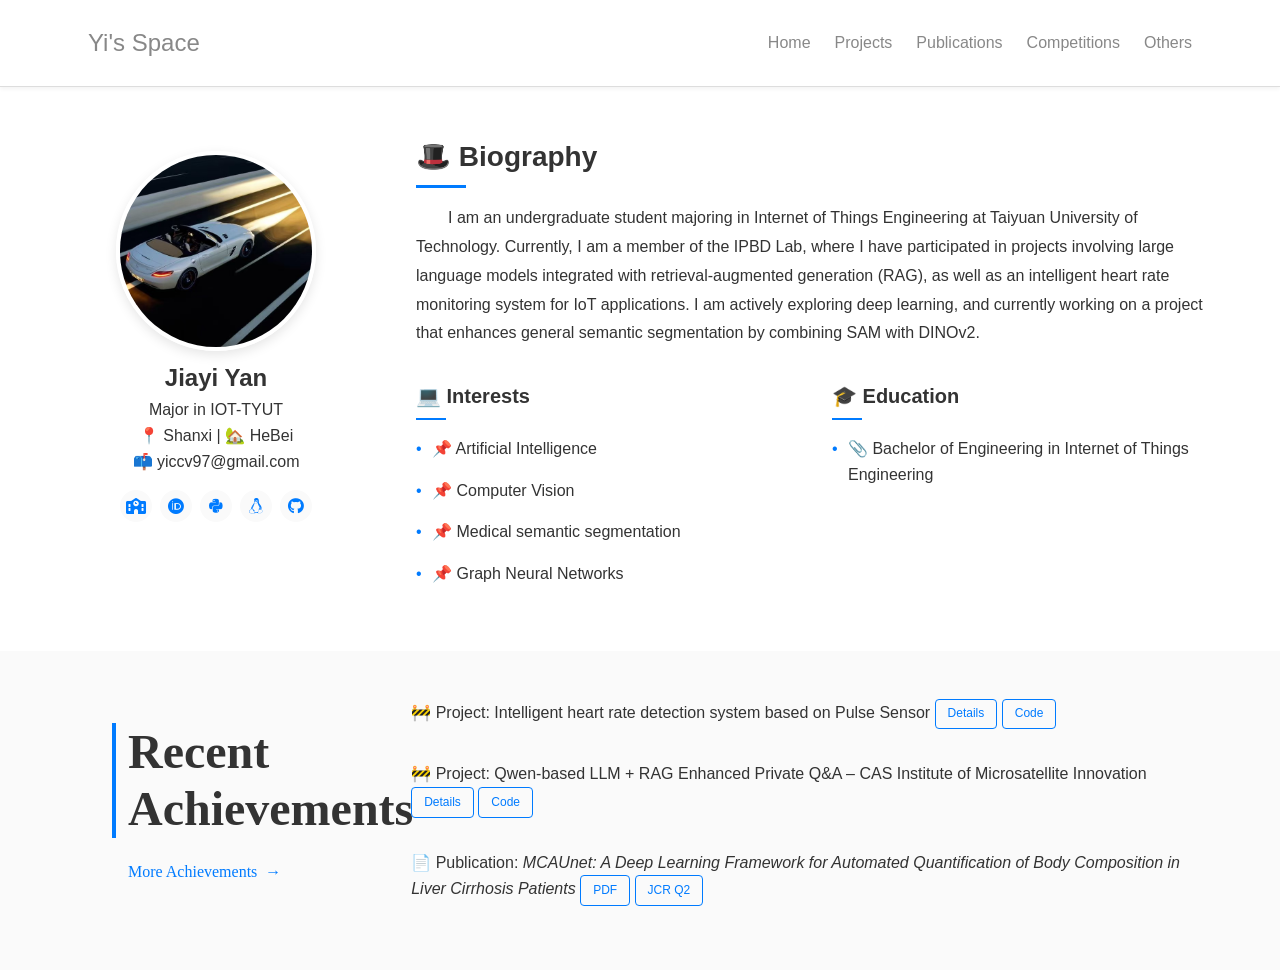
<file: index.html>
<!DOCTYPE html>
<html lang="en">
<head>
  <meta charset="UTF-8">
  <title>Jiayi Yan - Personal Profile</title>
  <link rel="stylesheet" href="style.css">
  <link rel="stylesheet" href="https://cdnjs.cloudflare.com/ajax/libs/font-awesome/6.5.0/css/all.min.css">
</head>
<body>

  <header class="header">
    <div class="container header-container">
      <h1>Yi's Space</h1>
      <nav class="nav">
        <a href="index.html">Home</a>
        <a href="projects.html">Projects</a>
        <a href="publications.html">Publications</a>
        <a href="competitions.html">Competitions</a>
        <a href="others.html">Others</a>
      </nav>
    </div>
  </header>


  <section class="profile">
    <div class="container profile-container">

      <!-- 左侧头像 -->
      <div class="avatar">
        <img src="imgs/a.jpg" alt="Profile Picture">
        <h2>Jiayi Yan</h2>
        <p>Major in IOT-TYUT<br>📍 Shanxi | 🏡 HeBei <br> 📫 yiccv97@gmail.com</p>
        <div class="social-icons">
          <a href="https://english.tyut.edu.cn/" target="_blank"><i class="fa-solid fa-school"></i></a>
          <a href="https://english.tyut.edu.cn/" target="_blank"><i class="fa-brands fa-orcid"></i></a>
          <a href="#"><i class="fa-brands fa-python"></i></a>
          <a href="#"><i class="fa-brands fa-linux"></i></a>
          <a href="https://github.com/8-8-o-8-8" target="_blank"><i class="fab fa-github"></i></a>
        </div>
      </div>

      <!-- 右侧简介 -->
      <div class="bio">
        <h2>🎩 Biography</h2>
        <p>
          I am an undergraduate student majoring in Internet of Things Engineering at Taiyuan University of Technology. Currently, I am a member of the IPBD Lab, where I have participated in projects involving large language models integrated with retrieval-augmented generation (RAG), as well as an intelligent heart rate monitoring system for IoT applications. I am actively exploring deep learning, and currently working on a project that enhances general semantic segmentation by combining SAM with DINOv2.
        </p>
        <div class="columns">
          <div class="interests">
            <h3>💻 Interests</h3>
            <ul>
              <li>📌 Artificial Intelligence</li>
              <li>📌 Computer Vision</li>
              <li>📌 Medical semantic segmentation</li>
              <li>📌 Graph Neural Networks</li>
            </ul>
          </div>
          <div class="education">
            <h3>🎓 Education</h3>
            <ul>
              <li>📎 Bachelor of Engineering in Internet of Things Engineering</li>

            </ul>
          </div>
        </div>
      </div>

    </div>
  </section>

  <section class="publications">
    <div class="container publications-container">
      <div class="left-side">
        <h2>
          Recent<br>
          Achievements<br>
        </h2>
        <a href="projects.html" class="more">More Achievements</a>
      </div>
      <div class="right-side">
        <ul>
          <li>
            🚧 Project: Intelligent heart rate detection system based on Pulse Sensor
            <span class="btn">Details</span>
            <span class="btn"><a href="https://github.com/Qi2212/PulseSensor_Visual" target="_blank" class="no-underline">Code</a></span>
          </li>
          <li>
            🚧 Project: Qwen-based LLM + RAG Enhanced Private Q&A – CAS Institute of Microsatellite Innovation
            <span class="btn-group">
              <span class="btn">Details</span>
              <span class="btn"><a href="https://github.com/Qi2212/small-satellite-large-model" target="_blank" class="no-underline">Code</a></span>
            </span>
          </li>
          
          <li>
            📄 Publication: <em>MCAUnet: A Deep Learning Framework for Automated Quantification of Body Composition in Liver Cirrhosis Patients</em>
            <span class="btn">PDF</span>
            <span class="btn">JCR Q2</span>
          </li>            
          

        </ul>
      </div>
    </div>
  </section>
  
  

</body>
</html>
</file>
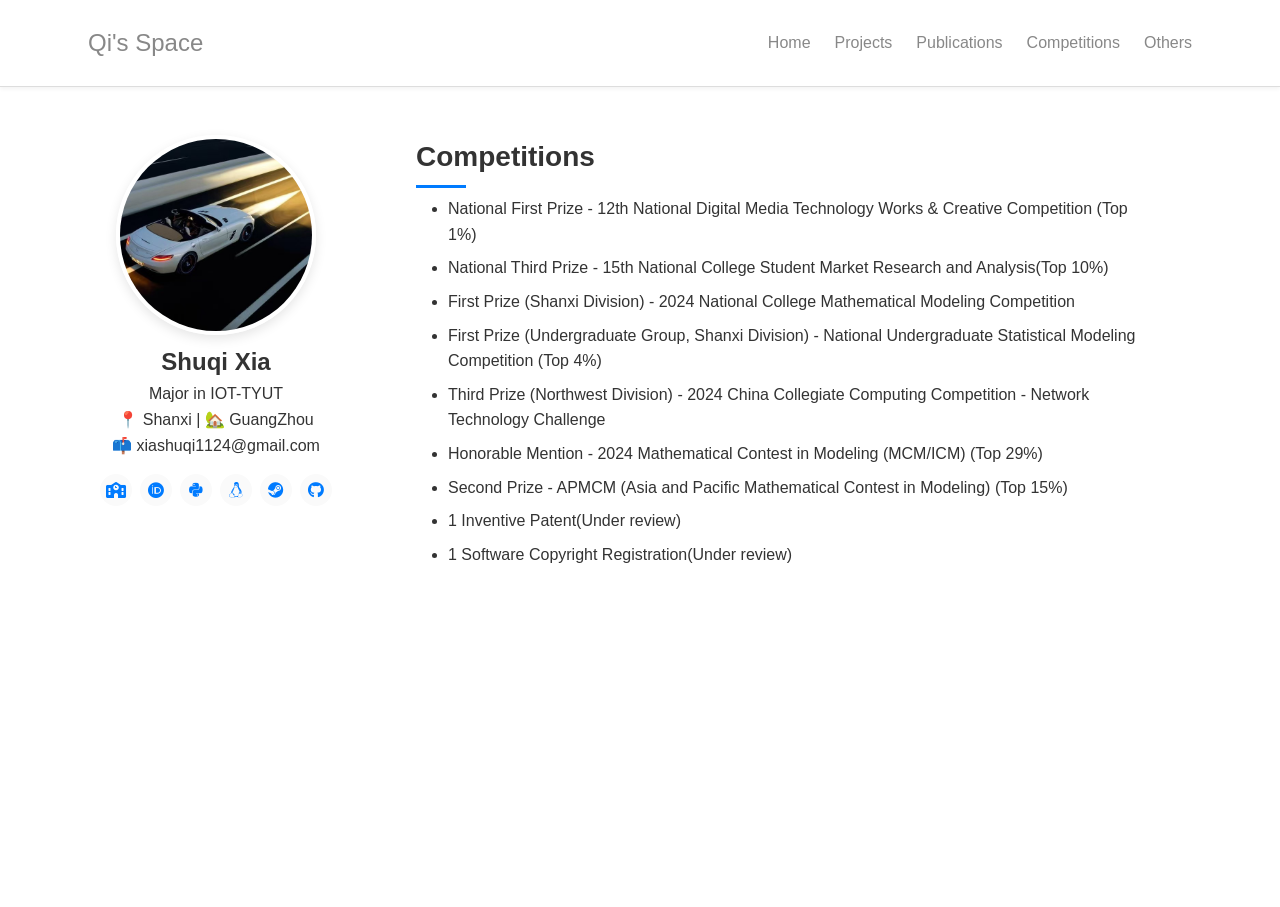
<file: competitions.html>
<!DOCTYPE html>
<html lang="en">
<head>
  <meta charset="UTF-8">
  <title>Shuqi Xia - Personal Profile</title>
  <link rel="stylesheet" href="comp.css">
  <link rel="stylesheet" href="https://cdnjs.cloudflare.com/ajax/libs/font-awesome/6.5.0/css/all.min.css">
</head>
<body>

  <!-- 顶部导航 -->
  <header class="header">
    <div class="container header-container">
      <h1>Qi's Space</h1>
      <nav class="nav">
        <a href="index.html">Home</a>
        <a href="projects.html">Projects</a>
        <a href="publications.html">Publications</a>
        <a href="competitions.html">Competitions</a>
        <a href="others.html">Others</a>
      </nav>
    </div>
  </header>

  <!-- 主体内容 -->
  <section class="profile">
    <div class="container profile-container">

      <!-- 左侧头像区域 -->
      <div class="avatar">
        <img src="imgs/a.jpg" alt="Profile Picture">
        <h2>Shuqi Xia</h2>
        <p>Major in IOT-TYUT<br>📍 Shanxi | 🏡 GuangZhou <br> 📫 xiashuqi1124@gmail.com</p>
        <div class="social-icons">
          <a href="https://english.tyut.edu.cn/" target="_blank"><i class="fa-solid fa-school"></i></a>
          <a href="https://english.tyut.edu.cn/" target="_blank"><i class="fa-brands fa-orcid"></i></a>
          <a href="#"><i class="fa-brands fa-python"></i></a>
          <a href="#"><i class="fa-brands fa-linux"></i></a>
          <a href="https://steamcommunity.com/profiles/76561198974610457/"><i class="fa-brands fa-steam"></i></a>
          <a href="https://github.com/Qi2212" target="_blank"><i class="fab fa-github"></i></a>
        </div>
      </div>

      <!-- 右侧滚动区域 -->
      <div class="right-scrollable">
        <section id="competitions">
          <h2>Competitions</h2>
          <ul>
            <li>National First Prize - 12th National Digital Media Technology Works & Creative Competition (Top 1%)  </li>
          </ul>
          <ul>
            <li>National Third Prize - 15th National College Student Market Research and Analysis(Top 10%)</li>
          </ul>
          <ul>
            <li>First Prize (Shanxi Division) - 2024 National College Mathematical Modeling Competition</li>
          </ul>
          <ul>
            <li>First Prize (Undergraduate Group, Shanxi Division) - National Undergraduate Statistical Modeling Competition (Top 4%)</li>
          </ul>
          <ul>
            <li>Third Prize (Northwest Division) - 2024 China Collegiate Computing Competition - Network Technology Challenge</li>
          </ul>
          <ul>
            <li>Honorable Mention - 2024 Mathematical Contest in Modeling (MCM/ICM) (Top 29%)</li>
          </ul>
          <ul>
            <li>Second Prize - APMCM (Asia and Pacific Mathematical Contest in Modeling) (Top 15%)</li>
          </ul>
          <ul>
            <li>1 Inventive Patent(Under review)</li>
          </ul>
          <ul>
            <li>1 Software Copyright Registration(Under review)</li>
          </ul>
        </section>


      </div>

    </div>
  </section>

</body>
</html>
</file>
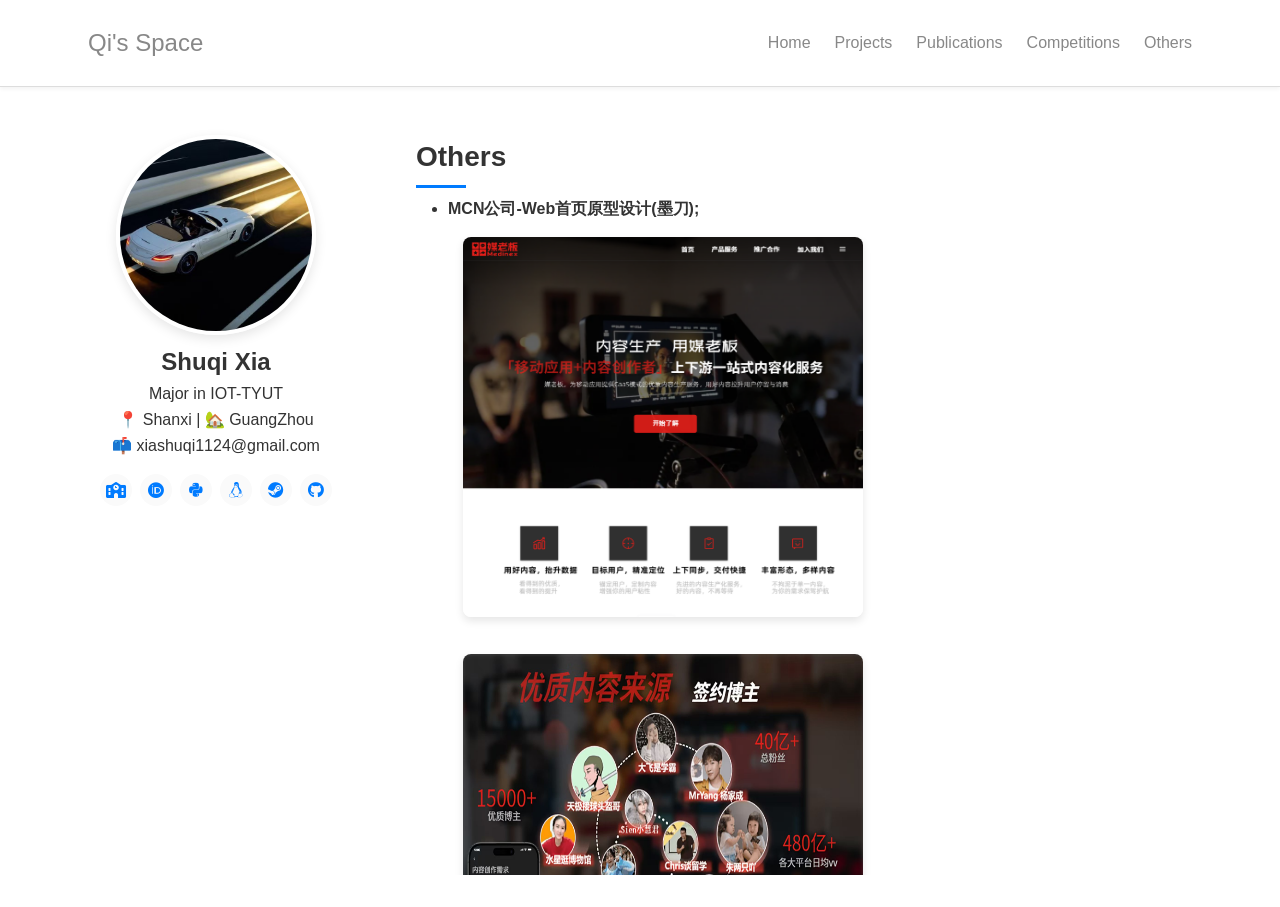
<file: others.html>
<!DOCTYPE html>
<html lang="en">
<head>
  <meta charset="UTF-8">
  <title>Shuqi Xia - Personal Profile</title>
  <link rel="stylesheet" href="others.css">
  <link rel="stylesheet" href="https://cdnjs.cloudflare.com/ajax/libs/font-awesome/6.5.0/css/all.min.css">
</head>
<body>

  <!-- 顶部导航 -->
  <header class="header">
    <div class="container header-container">
      <h1>Qi's Space</h1>
      <nav class="nav">
        <a href="index.html">Home</a>
        <a href="projects.html">Projects</a>
        <a href="publications.html">Publications</a>
        <a href="competitions.html">Competitions</a>
        <a href="others.html">Others</a>
      </nav>
    </div>
  </header>

  <!-- 主体内容 -->
  <section class="profile">
    <div class="container profile-container">

      <!-- 左侧头像区域 -->
      <div class="avatar">
        <img src="imgs/a.jpg" alt="Profile Picture">
        <h2>Shuqi Xia</h2>
        <p>Major in IOT-TYUT<br>📍 Shanxi | 🏡 GuangZhou <br> 📫 xiashuqi1124@gmail.com</p>
        <div class="social-icons">
          <a href="https://english.tyut.edu.cn/" target="_blank"><i class="fa-solid fa-school"></i></a>
          <a href="https://english.tyut.edu.cn/" target="_blank"><i class="fa-brands fa-orcid"></i></a>
          <a href="#"><i class="fa-brands fa-python"></i></a>
          <a href="#"><i class="fa-brands fa-linux"></i></a>
          <a href="https://steamcommunity.com/profiles/76561198974610457/"><i class="fa-brands fa-steam"></i></a>
          <a href="https://github.com/Qi2212" target="_blank"><i class="fab fa-github"></i></a>
        </div>
      </div>

      <!-- 右侧滚动区域 -->
      <div class="right-scrollable">
        <section id="others">
          <h2>Others</h2>
          <ul>
            <li>
              <a href="#" class="project-link" target="_blank">
                MCN公司-Web首页原型设计(墨刀);
              </a>
              <div class="project-description">   
              </div>
              <img src="imgs/others/inedx1.png" alt="Project Image" class="project-image1" />
              <img src="imgs/others/index2.jpg" alt="Project Image" class="project-image1" />

            </li>
          </ul>
          <ul>
            <li>
              <a href="#" class="project-link" target="_blank">
                Studio-乐高moc设计;
              </a>
              <div class="project-description">   
              </div>
              <img src="imgs/others/lego1.jpg" alt="Project Image" class="project-image3" />
            </li>
          </ul>
        </section>
      </div>

    </div>
  </section>

</body>
</html>
</file>
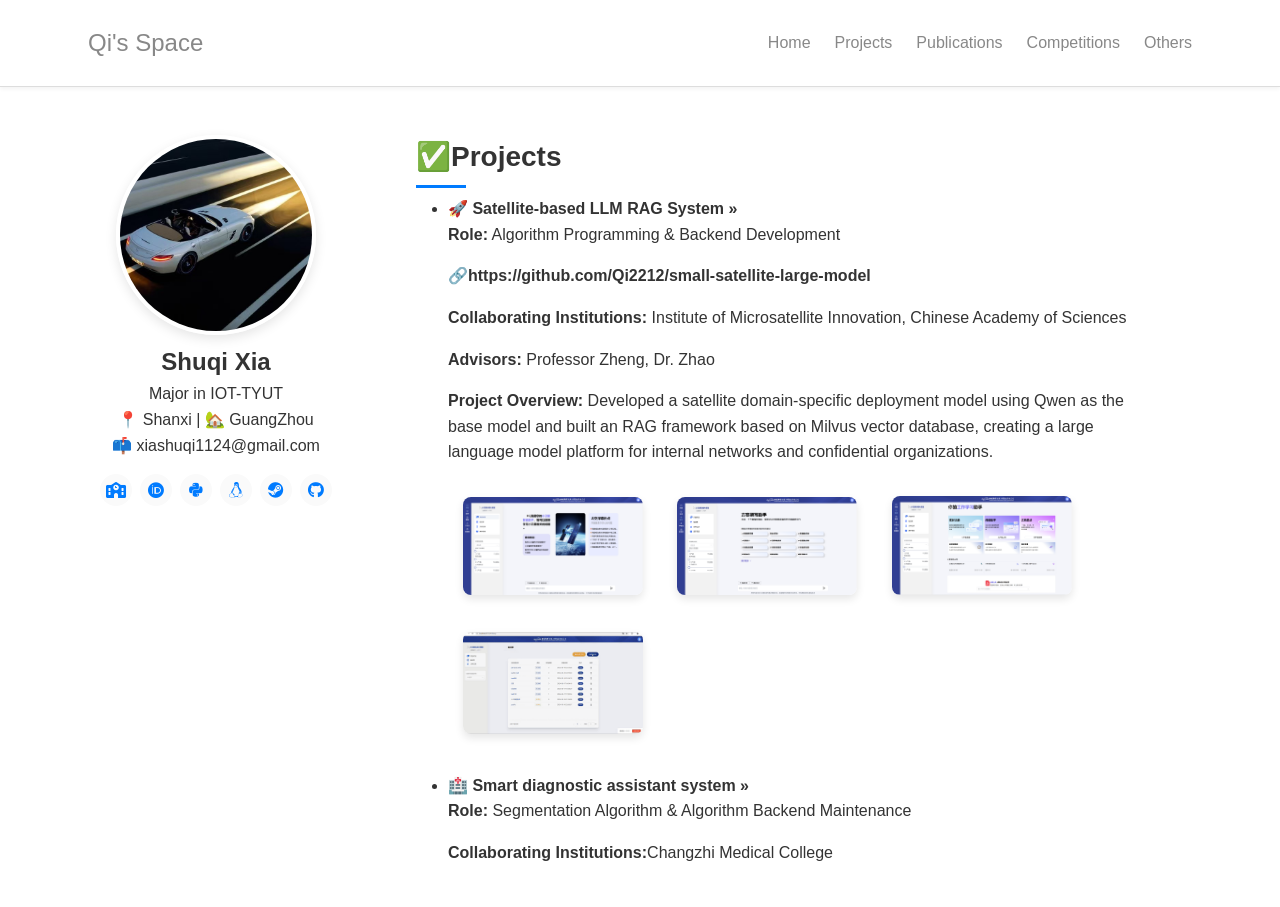
<file: projects.html>
<!DOCTYPE html>
<html lang="en">
<head>
  <meta charset="UTF-8">
  <title>Shuqi Xia - Personal Profile</title>
  <link rel="stylesheet" href="proj.css">
  <link rel="stylesheet" href="https://cdnjs.cloudflare.com/ajax/libs/font-awesome/6.5.0/css/all.min.css">
</head>
<body>

  <!-- 顶部导航 -->
  <header class="header">
    <div class="container header-container">
      <h1>Qi's Space</h1>
      <nav class="nav">
        <a href="index.html">Home</a>
        <a href="projects.html">Projects</a>
        <a href="publications.html">Publications</a>
        <a href="competitions.html">Competitions</a>
        <a href="others.html">Others</a>
      </nav>
    </div>
  </header>

  <!-- 主体内容 -->
  <section class="profile">
    <div class="container profile-container">

      <!-- 左侧头像区域 -->
      <div class="avatar">
        <img src="imgs/a.jpg" alt="Profile Picture">
        <h2>Shuqi Xia</h2>
        <p>Major in IOT-TYUT<br>📍 Shanxi | 🏡 GuangZhou <br> 📫 xiashuqi1124@gmail.com</p>
        <div class="social-icons">
          <a href="https://english.tyut.edu.cn/" target="_blank"><i class="fa-solid fa-school"></i></a>
          <a href="https://english.tyut.edu.cn/" target="_blank"><i class="fa-brands fa-orcid"></i></a>
          <a href="#"><i class="fa-brands fa-python"></i></a>
          <a href="#"><i class="fa-brands fa-linux"></i></a>
          <a href="https://steamcommunity.com/profiles/76561198974610457/"><i class="fa-brands fa-steam"></i></a>
          <a href="https://github.com/Qi2212" target="_blank"><i class="fab fa-github"></i></a>
        </div>
      </div>

      <!-- 右侧滚动区域 -->
      <div class="right-scrollable">
        <section id="projects">
          <h2>✅Projects</h2>
          <ul>
            <li>
              <a href="#" class="project-link" target="_blank">
                🚀 Satellite-based LLM RAG System &raquo;
              </a>
              <div class="project-description">
                <p><strong>Role:</strong> Algorithm Programming & Backend Development</p>
                <p>🔗<a href="https://github.com/Qi2212/small-satellite-large-model" class="project-link" target="_blank">https://github.com/Qi2212/small-satellite-large-model</a></p>
                <p><strong>Collaborating Institutions:</strong> Institute of Microsatellite Innovation, Chinese Academy of Sciences</p>
                <p><strong>Advisors:</strong> Professor Zheng, Dr. Zhao</p>
                <p><strong>Project Overview:</strong> Developed a satellite domain-specific deployment model using Qwen as the base model and built an RAG framework based on Milvus vector database, creating a large language model platform for internal networks and confidential organizations.</p>
                
              </div>
              <img src="imgs/project1/p01.png" alt="Project Image" class="project-image" />
              <img src="imgs/project1/p02.png" alt="Project Image" class="project-image" />
              <img src="imgs/project1/p03.png" alt="Project Image" class="project-image" />
              <img src="imgs/project1/run.gif" alt="Project Image" class="project-image" />
            </li>
          
            <li>
              <a href="#" class="project-link" target="_blank">
                🏥 Smart diagnostic assistant system &raquo;
              </a>
              <div class="project-description">
                <p><strong>Role:</strong> Segmentation Algorithm & Algorithm Backend Maintenance</p>
                <p><strong>Collaborating Institutions:</strong>Changzhi Medical College</p>
                <p><strong>Advisors:</strong> Professor Zheng, Dr. Zhao</p>
                <p><strong>Project Overview:</strong> The system integrates a machine learning algorithm for early diabetes screening, body composition segmentation, lung segmentation, and provides disease analysis suggestions through intelligent algorithms, assisting doctors in diagnosis and treatment.</p>
              </div>
              <img src="imgs/project2/p04.png" alt="Project Image" class="project-image" />
              <img src="imgs/project2/p01.png" alt="Project Image" class="project-image" />
              <img src="imgs/project2/p02.png" alt="Project Image" class="project-image" />
              <img src="imgs/project2/part.gif" alt="Project Image" class="project-image" />
            </li>

            <li>
              <a href="#" class="project-link" target="_blank">
                🏥 IoT-Based Intelligent Heart Rate Monitoring System &raquo;
              </a>
              <div class="project-description">
                <p><strong>Role:</strong> LLM Integration & MCPU Serial Communication</p>
                <p>🔗<a href="https://github.com/Qi2212/PulseSensor_Visual" class="project-link" target="_blank">https://github.com/Qi2212/PulseSensor_Visual</a></p>
                <p><strong>Project Overview:</strong> Developed an intelligent heart rate monitoring system using a Pulse Sensor and Arduino R3, featuring an upper computer interface for real-time monitoring, large language model–powered intelligent suggestions, and sensor data acquisition.</p>                
              </div>
              <img src="imgs/project3/p01.png" alt="Project Image" class="project-image" />
              <img src="imgs/project3/run.gif" alt="Project Image" class="project-image" />
              <img src="imgs/project3/p04.png" alt="Project Image" class="project-image" />
              <img src="imgs/project3/p05.png" alt="Project Image" class="project-image" />
            </li>


          </ul>
          
        </section>
        
      </div>

    </div>
  </section>

</body>
</html>
</file>
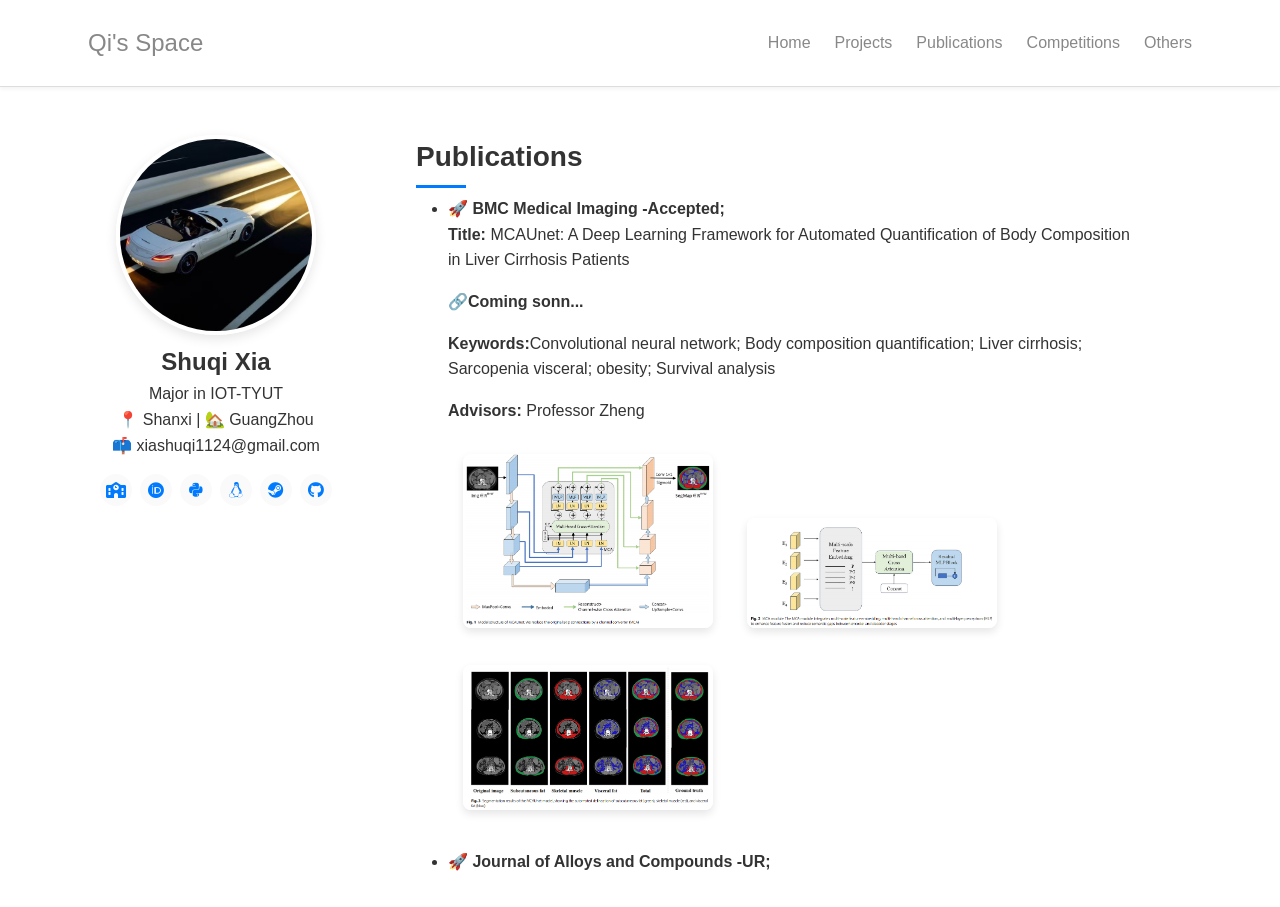
<file: publications.html>
<!DOCTYPE html>
<html lang="en">
<head>
  <meta charset="UTF-8">
  <title>Shuqi Xia - Personal Profile</title>
  <link rel="stylesheet" href="pub.css">
  <link rel="stylesheet" href="https://cdnjs.cloudflare.com/ajax/libs/font-awesome/6.5.0/css/all.min.css">
</head>
<body>

  <!-- 顶部导航 -->
  <header class="header">
    <div class="container header-container">
      <h1>Qi's Space</h1>
      <nav class="nav">
        <a href="index.html">Home</a>
        <a href="projects.html">Projects</a>
        <a href="publications.html">Publications</a>
        <a href="competitions.html">Competitions</a>
        <a href="others.html">Others</a>
      </nav>
    </div>
  </header>

  <!-- 主体内容 -->
  <section class="profile">
    <div class="container profile-container">

      <!-- 左侧头像区域 -->
      <div class="avatar">
        <img src="imgs/a.jpg" alt="Profile Picture">
        <h2>Shuqi Xia</h2>
        <p>Major in IOT-TYUT<br>📍 Shanxi | 🏡 GuangZhou <br> 📫 xiashuqi1124@gmail.com</p>
        <div class="social-icons">
          <a href="https://english.tyut.edu.cn/" target="_blank"><i class="fa-solid fa-school"></i></a>
          <a href="https://english.tyut.edu.cn/" target="_blank"><i class="fa-brands fa-orcid"></i></a>
          <a href="#"><i class="fa-brands fa-python"></i></a>
          <a href="#"><i class="fa-brands fa-linux"></i></a>
          <a href="https://steamcommunity.com/profiles/76561198974610457/"><i class="fa-brands fa-steam"></i></a>
          <a href="https://github.com/Qi2212" target="_blank"><i class="fab fa-github"></i></a>
        </div>
      </div>


      <!-- 右侧滚动区域 -->
      <div class="right-scrollable">
        <section id="publications">
          <h2>Publications</h2>
          <ul>
            <li>
              <a href="#" class="project-link" target="_blank">
                🚀 BMC Medical Imaging -Accepted;
              </a>
              <div class="project-description">
                <p><strong>Title:</strong> MCAUnet: A Deep Learning Framework for Automated Quantification of Body Composition in Liver Cirrhosis Patients</p>
                <p>🔗<a href="#" class="project-link" target="_blank">Coming sonn...</a></p>
                <p><strong>Keywords:</strong>Convolutional neural network; Body composition quantification; Liver cirrhosis; Sarcopenia visceral; 
                  obesity; Survival analysis</p>
                <p><strong>Advisors:</strong> Professor Zheng</p>
                <img src="imgs/publication1/p01.png" alt="Project Image" class="project-image" />
                <img src="imgs/publication1/p02.png" alt="Project Image" class="project-image" />
                <img src="imgs/publication1/p03.png" alt="Project Image" class="project-image" />

              </div>

            </li>
            
            <li>
              <a href="#" class="project-link" target="_blank">
                🚀 Journal of Alloys and Compounds -UR;
              </a>
              <div class="project-description">
                <p><strong>Title:</strong> LightGBM-Driven Digital Transformation of Magnesium Oxide Preparation Process for High-end Thin Oriented Silicon Steel: Industrial Standard Compliance Assessment</p>
                <p>🔗<a href="#" class="project-link" target="_blank">Coming sonn...</a></p>
                <p><strong>Advisors:</strong> Professor Wang</p>

              </div>

            </li>

            <li>
              <a href="#" class="project-link" target="_blank">
                🚀 Intelligent Medicine -UR;
              </a>
              <div class="project-description">
                <p><strong>Title:</strong> Development of Predictive Model for Diabetic Cognitive Impairment Integrating Multidimensional Features: An Ensemble Learning Approach with SHAP Interpretability</p>
                <p><strong>Keywords:</strong>Diabetic Cognitive Impairment;Shap Interpretability;Ensemble Learning </p>

                <img src="imgs/publication3/p01.png" alt="Project Image" class="project-image" />
                <img src="imgs/publication3/p02.png" alt="Project Image" class="project-image" />
                <img src="imgs/publication3/p03.png" alt="Project Image" class="project-image" />

              </div>

            </li>
          </ul>
        </section>

    </div>
  </section>

</body>
</html>
</file>
<file: style.css>
:root {
  /* 颜色变量 */
  --primary-color: #007bff;
  --secondary-color: #0066cc;
  --text-color: #333;
  --light-text-color: #888;
  --background-color: #fff;
  --light-bg-color: #fafafa;
  --border-color: #ddd;
  
  /* 间距变量 */
  --spacing-xs: 0.5rem;
  --spacing-sm: 1rem;
  --spacing-md: 1.5rem;
  --spacing-lg: 2rem;
  --spacing-xl: 3rem;
  
  /* 字体变量 */
  --font-family: 'Helvetica Neue', sans-serif;
  --serif-font: 'Times New Roman', serif;
  --base-font-size: 16px;
  --heading-font-size: 2rem;
}

* {
  margin: 0;
  padding: 0;
  box-sizing: border-box;
}

body {
  font-family: var(--font-family);
  font-size: var(--base-font-size);
  line-height: 1.6;
  color: var(--text-color);
  background-color: var(--background-color);
  display: flex;
  flex-direction: column;
  min-height: 100vh;
  overflow-x: hidden;
}

.container {
  width: 90%;
  max-width: 1500px;
  margin: 0 auto;
}

.header {
  background-color: var(--background-color);
  padding: var(--spacing-md) 0;
  border-bottom: 1px solid var(--border-color);
  box-shadow: 0 2px 4px rgba(0,0,0,0.05);
  position: sticky;
  top: 0;
  z-index: 20;
  transition: background-color 0.3s ease;
}

.header:hover {
  background-color: #fcfcfc;
}

.header-container {
  display: flex;
  justify-content: space-between;
  align-items: center;
  flex-wrap: wrap;
}

.header h1 {
  font-size: 1.5rem;
  color: var(--light-text-color);
  padding-left: var(--spacing-md);
  font-weight: 400;
}

.nav {
  display: flex;
  flex-wrap: wrap;
  gap: var(--spacing-md);
  padding-right: var(--spacing-md);
}

.nav a {
  text-decoration: none;
  color: var(--light-text-color);
  font-weight: 500;
  transition: color 0.3s ease, transform 0.2s ease;
  position: relative;
}

.nav a:hover {
  color: var(--primary-color);
  transform: translateY(-2px);
}

.nav a::after {
  content: '';
  position: absolute;
  width: 0;
  height: 2px;
  bottom: -4px;
  left: 0;
  background-color: var(--primary-color);
  transition: width 0.3s ease;
}

.nav a:hover::after {
  width: 100%;
}

.main-content {
  flex: 1;
  overflow-y: auto;
  padding: var(--spacing-xl) 0;
}

.profile {
  background-color: var(--background-color);
  padding: var(--spacing-xl) 0;
}

.profile-container {
  display: flex;
  flex-wrap: wrap;
  gap: var(--spacing-xl);
  align-items: flex-start;
  padding-left: var(--spacing-lg);
}

.avatar {
  width: 100%;
  max-width: 240px;
  text-align: center;
  flex-shrink: 0;
  transition: transform 0.3s ease;
}

.avatar:hover {
  transform: translateY(-5px);
}

.avatar img {
  width: 200px;
  height: 200px;
  border-radius: 50%;
  margin-top: var(--spacing-sm);
  object-fit: cover;
  border: 4px solid var(--background-color);
  box-shadow: 0 4px 12px rgba(0,0,0,0.1);
  transition: transform 0.5s ease, box-shadow 0.3s ease;
}

.avatar img:hover {
  transform: scale(1.03);
  box-shadow: 0 6px 16px rgba(0,0,0,0.15);
}

.social-icons {
  margin-top: var(--spacing-sm);
  display: flex;
  justify-content: center;
  gap: var(--spacing-xs);
}

.social-icons a {
  width: 32px;
  height: 32px;
  display: flex;
  justify-content: center;
  align-items: center;
  border-radius: 50%;
  background-color: var(--light-bg-color);
  color: var(--primary-color);
  text-decoration: none;
  transition: all 0.3s ease;
}

.social-icons a:hover {
  background-color: var(--primary-color);
  color: white;
  transform: translateY(-2px);
}

.bio {
  flex: 1;
  padding-left: var(--spacing-lg);
  max-width: 80%;
}

.bio h2 {
  margin-top: 0;
  font-size: 1.75rem;
  color: var(--text-color);
  margin-bottom: var(--spacing-sm);
  position: relative;
}

.bio h2::after {
  content: '';
  position: absolute;
  width: 50px;
  height: 3px;
  background-color: var(--primary-color);
  bottom: -8px;
  left: 0;
}

.bio p {
  text-indent: 2em;
  margin-top: var(--spacing-md);
  line-height: 1.8;
  color: var(--text-color);
}

.columns {
  display: flex;
  flex-wrap: wrap;
  gap: var(--spacing-lg);
  margin-top: var(--spacing-lg);
}

.columns > div {
  flex: 1;
  min-width: 200px;
}

.columns h3 {
  margin-bottom: var(--spacing-sm);
  font-size: 1.25rem;
  color: var(--text-color);
  position: relative;
  padding-bottom: var(--spacing-xs);
}

.columns h3::after {
  content: '';
  position: absolute;
  width: 30px;
  height: 2px;
  background-color: var(--primary-color);
  bottom: 0;
  left: 0;
}

.columns ul {
  list-style: none;
  padding: 0;
}

.columns li {
  margin-bottom: var(--spacing-sm);
  padding-left: var(--spacing-sm);
  position: relative;
}

.columns li::before {
  content: '•';
  position: absolute;
  left: 0;
  color: var(--primary-color);
}

.publications {
  background-color: var(--light-bg-color);
  padding: var(--spacing-xl) 0 var(--spacing-lg) 0;
  margin-top: auto;
  position: relative;
  z-index: 10;
  transition: background-color 0.3s ease;
}

.publications:hover {
  background-color: #f5f5f5;
}

.publications-container {
  display: flex;
  flex-wrap: wrap;
  gap: var(--spacing-lg);
  align-items: flex-start;
  padding-left: var(--spacing-xl);
}

.left-side {
  font-family: var(--serif-font);
  width: 100%;
  max-width: 200px;
  color: var(--text-color);
  font-weight: normal;
  font-size: var(--heading-font-size);
  line-height: 1.2;
  padding-left: var(--spacing-sm);
  position: relative;
  margin-top: var(--spacing-md);
}

.left-side h2 {
  margin: 0;
  position: relative;
}

.left-side h2::before {
  content: '';
  position: absolute;
  width: 4px;
  height: 100%;
  background-color: var(--primary-color);
  left: -16px;
  top: 0;
}

.left-side .more {
  display: inline-block;
  margin-top: var(--spacing-md);
  font-size: 1rem;
  color: var(--primary-color);
  text-decoration: none;
  cursor: pointer;
  transition: all 0.3s ease;
  position: relative;
  padding-right: var(--spacing-md);
}

.left-side .more::after {
  content: '→';
  position: absolute;
  right: 0;
  transition: transform 0.3s ease;
}

.left-side .more:hover {
  color: var(--secondary-color);
  transform: translateX(2px);
}

.left-side .more:hover::after {
  transform: translateX(4px);
}

.right-side {
  flex: 3;
  position: relative;
  left: -20px;
}

.publications ul {
  list-style: none;
  padding-left: 0;
  margin: 0;
}

.publications li {
  margin-bottom: var(--spacing-lg);
  font-size: 1rem;
  color: var(--text-color);
  padding: 0; /* 移除内边距，如果你需要保留内边距可以调整这个值 */
  background-color: transparent; /* 移除背景色 */
  border-radius: 0; /* 移除圆角 */
  box-shadow: none; /* 移除阴影 */
  transition: all 0.3s ease;
  margin-left: 10%;
}

.publications li {
  margin-bottom: var(--spacing-lg);
  font-size: 1rem;
  color: var(--text-color);
  padding: 0;
  background-color: transparent;
  border-radius: 0;
  box-shadow: none;
  transition: all 0.3s ease;
  margin-left: 10%;
}

.publications li .btn-container {
  display: flex;           /* 使用flex布局 */
  flex-wrap: nowrap;       /* 防止内容换行 */
  gap: 0.5rem;             /* 按钮之间的间距 */
  margin-top: var(--spacing-sm);
  overflow-x: auto;        /* 当空间不足时显示水平滚动条 */
  padding-bottom: 0.5rem;  /* 为滚动条留出空间 */
  -webkit-overflow-scrolling: touch; /* 优化移动端滚动 */
}

.publications li .btn-container::-webkit-scrollbar {
  display: none;           /* 隐藏滚动条但保留功能 */
}

.btn {
  display: inline-flex;    /* 使用内联flex布局 */
  align-items: center;     /* 垂直居中内容 */
  justify-content: center; /* 水平居中内容 */
  background-color: transparent;
  color: var(--primary-color);
  padding: 0.3rem 0.75rem;
  font-size: 0.75rem;
  border: 1px solid var(--primary-color);
  border-radius: 4px;
  text-decoration: none;
  transition: all 0.3s ease;
  white-space: nowrap;     /* 防止按钮文本换行 */
  flex-shrink: 0;          /* 防止按钮被压缩 */
}

.btn:hover {
  background-color: var(--primary-color);
  color: white;
  transform: translateY(-1px);
}

.no-underline {
  text-decoration: none;
  color: inherit;
}

/* 响应式设计 */
@media (max-width: 1024px) {
  .profile-container,
  .publications-container {
    padding-left: var(--spacing-md);
  }
  
  .right-side {
    left: 0;
  }
  
  .left-side {
    max-width: 100%;
    margin-bottom: var(--spacing-lg);
  }
}

@media (max-width: 768px) {
  .container {
    width: 95%;
  }
  
  .header h1,
  .nav {
    width: 100%;
    text-align: center;
    justify-content: center;
  }
  
  .header h1 {
    padding-left: 0;
    margin-bottom: var(--spacing-md);
  }
  
  .nav {
    padding-right: 0;
  }
  
  .profile-container,
  .publications-container,
  .columns {
    flex-direction: column;
  }
  
  .avatar,
  .bio,
  .left-side,
  .right-side {
    max-width: 100%;
    padding-left: 0;
    text-align: left;
  }
  
  .bio p {
    padding-right: 0;
  }
  
  .publications-container {
    padding-left: var(--spacing-md);
  }
  
  .left-side h2::before {
    left: -10px;
  }
}
</file>
<file: comp.css>
:root {
  --primary-color: #007bff;
  --secondary-color: #0066cc;
  --text-color: #333;
  --light-text-color: #888;
  --background-color: #fff;
  --light-bg-color: #fafafa;
  --border-color: #ddd;

  --spacing-xs: 0.5rem;
  --spacing-sm: 1rem;
  --spacing-md: 1.5rem;
  --spacing-lg: 2rem;
  --spacing-xl: 3rem;

  --font-family: 'Helvetica Neue', sans-serif;
  --serif-font: 'Times New Roman', serif;
  --base-font-size: 16px;
  --heading-font-size: 2rem;
}

* {
  margin: 0;
  padding: 0;
  box-sizing: border-box;
}

body {
  font-family: var(--font-family);
  font-size: var(--base-font-size);
  line-height: 1.6;
  color: var(--text-color);
  background-color: var(--background-color);
  min-height: 100vh;
  overflow: hidden;
  display: flex;
  flex-direction: column;
}

.container {
  width: 90%;
  max-width: 1500px;
  margin: 0 auto;
}

.header {
  background-color: var(--background-color);
  padding: var(--spacing-md) 0;
  border-bottom: 1px solid var(--border-color);
  box-shadow: 0 2px 4px rgba(0,0,0,0.05);
  position: sticky;
  top: 0;
  z-index: 20;
  transition: background-color 0.3s ease;
}

.header:hover {
  background-color: #fcfcfc;
}

.header-container {
  display: flex;
  justify-content: space-between;
  align-items: center;
  flex-wrap: wrap;
}

.header h1 {
  font-size: 1.5rem;
  color: var(--light-text-color);
  padding-left: var(--spacing-md);
  font-weight: 400;
}

.nav {
  display: flex;
  flex-wrap: wrap;
  gap: var(--spacing-md);
  padding-right: var(--spacing-md);
}

.nav a {
  text-decoration: none;
  color: var(--light-text-color);
  font-weight: 500;
  transition: color 0.3s ease, transform 0.2s ease;
  position: relative;
}

.nav a:hover {
  color: var(--primary-color);
  transform: translateY(-2px);
}

.nav a::after {
  content: '';
  position: absolute;
  width: 0;
  height: 2px;
  bottom: -4px;
  left: 0;
  background-color: var(--primary-color);
  transition: width 0.3s ease;
}

.nav a:hover::after {
  width: 100%;
}

/* Profile Section */
.profile {
  flex: 1;
  display: flex;
  flex-direction: column;
  background-color: var(--background-color);
  overflow: hidden;
}

.profile-container {
  display: flex;
  flex-direction: row;
  align-items: flex-start;
  gap: var(--spacing-xl);
  padding: var(--spacing-lg);
  height: calc(100vh - 80px); /* Top bar padding */
  overflow: hidden;
}

/* 左侧头像 */
.avatar {
  width: 100%;
  max-width: 240px;
  text-align: center;
  flex-shrink: 0;
  transition: transform 0.3s ease;
}

.avatar:hover {
  transform: translateY(-5px);
}

.avatar img {
  width: 200px;
  height: 200px;
  border-radius: 50%;
  margin-top: var(--spacing-sm);
  object-fit: cover;
  border: 4px solid var(--background-color);
  box-shadow: 0 4px 12px rgba(0,0,0,0.1);
  transition: transform 0.5s ease, box-shadow 0.3s ease;
}

.avatar img:hover {
  transform: scale(1.03);
  box-shadow: 0 6px 16px rgba(0,0,0,0.15);
}

.social-icons {
  margin-top: var(--spacing-sm);
  display: flex;
  justify-content: center;
  gap: var(--spacing-xs);
}

.social-icons a {
  width: 32px;
  height: 32px;
  display: flex;
  justify-content: center;
  align-items: center;
  border-radius: 50%;
  background-color: var(--light-bg-color);
  color: var(--primary-color);
  text-decoration: none;
  transition: all 0.3s ease;
}

.social-icons a:hover {
  background-color: var(--primary-color);
  color: white;
  transform: translateY(-2px);
}

/* 右侧滚动区域 */
.right-scrollable {
  flex: 1;
  max-height: 100%;
  overflow-y: auto;
  padding: var(--spacing-sm) var(--spacing-lg);
  scroll-behavior: smooth;
}

.right-scrollable h2 {
  margin-top: 0;
  font-size: 1.75rem; /* 与 .bio h2 保持一致 */
  color: var(--text-color); /* 与 .bio h2 保持一致 */
  margin-bottom: var(--spacing-sm);
  position: relative; /* 为了能添加 ::after 横线 */
}

.right-scrollable h2::after {
  content: '';
  position: absolute;
  width: 50px;
  height: 3px;
  background-color: var(--primary-color);
  bottom: -8px;
  left: 0;
}


.right-scrollable ul {
  list-style-type: disc;
  padding-left: var(--spacing-lg);
}

.right-scrollable li {
  margin-bottom: var(--spacing-xs);
}

.right-scrollable p {
  color: var(--text-color);
  margin-bottom: var(--spacing-sm);
}
</file>
<file: others.css>
:root {
  --primary-color: #007bff;
  --secondary-color: #0066cc;
  --text-color: #333;
  --light-text-color: #888;
  --background-color: #fff;
  --light-bg-color: #fafafa;
  --border-color: #ddd;

  --spacing-xs: 0.5rem;
  --spacing-sm: 1rem;
  --spacing-md: 1.5rem;
  --spacing-lg: 2rem;
  --spacing-xl: 3rem;

  --font-family: 'Helvetica Neue', sans-serif;
  --serif-font: 'Times New Roman', serif;
  --base-font-size: 16px;
  --heading-font-size: 2rem;
}

* {
  margin: 0;
  padding: 0;
  box-sizing: border-box;
}

body {
  font-family: var(--font-family);
  font-size: var(--base-font-size);
  line-height: 1.6;
  color: var(--text-color);
  background-color: var(--background-color);
  min-height: 100vh;
  overflow: hidden;
  display: flex;
  flex-direction: column;
}

.container {
  width: 90%;
  max-width: 1500px;
  margin: 0 auto;
}

.header {
  background-color: var(--background-color);
  padding: var(--spacing-md) 0;
  border-bottom: 1px solid var(--border-color);
  box-shadow: 0 2px 4px rgba(0,0,0,0.05);
  position: sticky;
  top: 0;
  z-index: 20;
  transition: background-color 0.3s ease;
}

.header:hover {
  background-color: #fcfcfc;
}

.header-container {
  display: flex;
  justify-content: space-between;
  align-items: center;
  flex-wrap: wrap;
}

.header h1 {
  font-size: 1.5rem;
  color: var(--light-text-color);
  padding-left: var(--spacing-md);
  font-weight: 400;
}

.nav {
  display: flex;
  flex-wrap: wrap;
  gap: var(--spacing-md);
  padding-right: var(--spacing-md);
}

.nav a {
  text-decoration: none;
  color: var(--light-text-color);
  font-weight: 500;
  transition: color 0.3s ease, transform 0.2s ease;
  position: relative;
}

.nav a:hover {
  color: var(--primary-color);
  transform: translateY(-2px);
}

.nav a::after {
  content: '';
  position: absolute;
  width: 0;
  height: 2px;
  bottom: -4px;
  left: 0;
  background-color: var(--primary-color);
  transition: width 0.3s ease;
}

.nav a:hover::after {
  width: 100%;
}

/* Profile Section */
.profile {
  flex: 1;
  display: flex;
  flex-direction: column;
  background-color: var(--background-color);
  overflow: hidden;
}

.profile-container {
  display: flex;
  flex-direction: row;
  align-items: flex-start;
  gap: var(--spacing-xl);
  padding: var(--spacing-lg);
  height: calc(100vh - 80px); /* Top bar padding */
  overflow: hidden;
}

/* 左侧头像 */
.avatar {
  width: 100%;
  max-width: 240px;
  text-align: center;
  flex-shrink: 0;
  transition: transform 0.3s ease;
}

.avatar:hover {
  transform: translateY(-5px);
}

.avatar img {
  width: 200px;
  height: 200px;
  border-radius: 50%;
  margin-top: var(--spacing-sm);
  object-fit: cover;
  border: 4px solid var(--background-color);
  box-shadow: 0 4px 12px rgba(0,0,0,0.1);
  transition: transform 0.5s ease, box-shadow 0.3s ease;
}

.avatar img:hover {
  transform: scale(1.03);
  box-shadow: 0 6px 16px rgba(0,0,0,0.15);
}

.social-icons {
  margin-top: var(--spacing-sm);
  display: flex;
  justify-content: center;
  gap: var(--spacing-xs);
}

.social-icons a {
  width: 32px;
  height: 32px;
  display: flex;
  justify-content: center;
  align-items: center;
  border-radius: 50%;
  background-color: var(--light-bg-color);
  color: var(--primary-color);
  text-decoration: none;
  transition: all 0.3s ease;
}

.social-icons a:hover {
  background-color: var(--primary-color);
  color: white;
  transform: translateY(-2px);
}

/* 右侧滚动区域 */
.right-scrollable {
  flex: 1;
  max-height: 100%;
  overflow-y: auto;
  padding: var(--spacing-sm) var(--spacing-lg);
  scroll-behavior: smooth;
}

.right-scrollable h2 {
  margin-top: 0;
  font-size: 1.75rem; /* 与 .bio h2 保持一致 */
  color: var(--text-color); /* 与 .bio h2 保持一致 */
  margin-bottom: var(--spacing-sm);
  position: relative; /* 为了能添加 ::after 横线 */
}

.right-scrollable h2::after {
  content: '';
  position: absolute;
  width: 50px;
  height: 3px;
  background-color: var(--primary-color);
  bottom: -8px;
  left: 0;
}


.right-scrollable ul {
  list-style-type: disc;
  padding-left: var(--spacing-lg);
}


.project-link {
  color: var(--text-color);
  text-decoration: none;       /* ❌ 取消下划线 */
  font-weight: bold;
  cursor: pointer;
  transition: color 0.3s ease, transform 0.2s ease;
}

.project-link:hover {
  color: var(--primary-color); /* 悬停变色 */
  transform: translateY(-2px); /* 上浮效果 */
}

.project-description {
  margin-right: 15px; /* 图片和文字之间的间距 */
  line-height: 1.6;
}

.project-description p {
  margin-bottom: 8px; /* 控制段落之间的间距 */
}

.project-image1 {
  width: 400px; /* 图片宽度 */
  height: 380px;  /* 高度自动调整 */
  border-radius: 8px; /* 可选：为图片添加圆角 */
  box-shadow: 0 4px 8px rgba(0, 0, 0, 0.1); /* 可选：为图片添加阴影 */
  margin: 15px; /* 增加图片之间的间距 */
  transition: transform 0.3s ease; /* 添加平滑的放大效果 */
}

.project-image3 {
  width: 200; /* 图片宽度 */
  height: 150;  /* 高度自动调整 */
  border-radius: 8px; /* 可选：为图片添加圆角 */
  box-shadow: 0 4px 8px rgba(0, 0, 0, 0.1); /* 可选：为图片添加阴影 */
  margin: 15px; /* 增加图片之间的间距 */
  transition: transform 0.3s ease; /* 添加平滑的放大效果 */
}


/* 点击放大效果 */
.project-image:active {
  transform: scale(3); /* 点击时放大 1.2 倍 */
}

.right-scrollable li {
  margin-bottom: var(--spacing-sm); /* 统一底部间距 */
  color: var(--text-color); /* 默认字体颜色 */
  text-decoration: none; /* 去除下划线 */
  cursor: pointer; /* 鼠标悬停时显示为可点击的手指图标 */
  transition: color 0.3s ease, transform 0.2s ease; /* 添加平滑的过渡效果 */
  font-size: 1.0rem;
}

.right-scrollable li:hover {
  color: var(--primary-color); /* 悬停时变为主色 */
  transform: translateY(-2px); /* 悬停时微微上浮的效果 */
}


.right-scrollable p {
  color: var(--text-color);
  margin-bottom: var(--spacing-sm);
}
</file>
<file: proj.css>
:root {
    --primary-color: #007bff;
    --secondary-color: #0066cc;
    --text-color: #333;
    --light-text-color: #888;
    --background-color: #fff;
    --light-bg-color: #fafafa;
    --border-color: #ddd;
  
    --spacing-xs: 0.5rem;
    --spacing-sm: 1rem;
    --spacing-md: 1.5rem;
    --spacing-lg: 2rem;
    --spacing-xl: 3rem;
  
    --font-family: 'Helvetica Neue', sans-serif;
    --serif-font: 'Times New Roman', serif;
    --base-font-size: 16px;
    --heading-font-size: 2rem;
  }
  
  * {
    margin: 0;
    padding: 0;
    box-sizing: border-box;
  }
  
  body {
    font-family: var(--font-family);
    font-size: var(--base-font-size);
    line-height: 1.6;
    color: var(--text-color);
    background-color: var(--background-color);
    min-height: 100vh;
    overflow: hidden;
    display: flex;
    flex-direction: column;
  }
  
  .container {
    width: 90%;
    max-width: 1500px;
    margin: 0 auto;
  }
  
  .header {
    background-color: var(--background-color);
    padding: var(--spacing-md) 0;
    border-bottom: 1px solid var(--border-color);
    box-shadow: 0 2px 4px rgba(0,0,0,0.05);
    position: sticky;
    top: 0;
    z-index: 20;
    transition: background-color 0.3s ease;
  }
  
  .header:hover {
    background-color: #fcfcfc;
  }
  
  .header-container {
    display: flex;
    justify-content: space-between;
    align-items: center;
    flex-wrap: wrap;
  }
  
  .header h1 {
    font-size: 1.5rem;
    color: var(--light-text-color);
    padding-left: var(--spacing-md);
    font-weight: 400;
  }
  
  .nav {
    display: flex;
    flex-wrap: wrap;
    gap: var(--spacing-md);
    padding-right: var(--spacing-md);
  }
  
  .nav a {
    text-decoration: none;
    color: var(--light-text-color);
    font-weight: 500;
    transition: color 0.3s ease, transform 0.2s ease;
    position: relative;
  }
  
  .nav a:hover {
    color: var(--primary-color);
    transform: translateY(-2px);
  }
  
  .nav a::after {
    content: '';
    position: absolute;
    width: 0;
    height: 2px;
    bottom: -4px;
    left: 0;
    background-color: var(--primary-color);
    transition: width 0.3s ease;
  }
  
  .nav a:hover::after {
    width: 100%;
  }
  
  /* Profile Section */
  .profile {
    flex: 1;
    display: flex;
    flex-direction: column;
    background-color: var(--background-color);
    overflow: hidden;
  }
  
  .profile-container {
    display: flex;
    flex-direction: row;
    align-items: flex-start;
    gap: var(--spacing-xl);
    padding: var(--spacing-lg);
    height: calc(100vh - 80px); /* Top bar padding */
    overflow: hidden;
  }
  
  /* 左侧头像 */
  .avatar {
    width: 100%;
    max-width: 240px;
    text-align: center;
    flex-shrink: 0;
    transition: transform 0.3s ease;
  }
  
  .avatar:hover {
    transform: translateY(-5px);
  }
  
  .avatar img {
    width: 200px;
    height: 200px;
    border-radius: 50%;
    margin-top: var(--spacing-sm);
    object-fit: cover;
    border: 4px solid var(--background-color);
    box-shadow: 0 4px 12px rgba(0,0,0,0.1);
    transition: transform 0.5s ease, box-shadow 0.3s ease;
  }
  
  .avatar img:hover {
    transform: scale(1.03);
    box-shadow: 0 6px 16px rgba(0,0,0,0.15);
  }
  
  .social-icons {
    margin-top: var(--spacing-sm);
    display: flex;
    justify-content: center;
    gap: var(--spacing-xs);
  }
  
  .social-icons a {
    width: 32px;
    height: 32px;
    display: flex;
    justify-content: center;
    align-items: center;
    border-radius: 50%;
    background-color: var(--light-bg-color);
    color: var(--primary-color);
    text-decoration: none;
    transition: all 0.3s ease;
  }
  
  .social-icons a:hover {
    background-color: var(--primary-color);
    color: white;
    transform: translateY(-2px);
  }
  
  /* 右侧滚动区域 */
  .right-scrollable {
    flex: 1;
    max-height: 100%;
    overflow-y: auto;
    padding: var(--spacing-sm) var(--spacing-lg);
    scroll-behavior: smooth;
  }
  
  .right-scrollable h2 {
    margin-top: 0;
    font-size: 1.75rem; /* 与 .bio h2 保持一致 */
    color: var(--text-color); /* 与 .bio h2 保持一致 */
    margin-bottom: var(--spacing-sm);
    position: relative; /* 为了能添加 ::after 横线 */
  }
  
  .right-scrollable h2::after {
    content: '';
    position: absolute;
    width: 50px;
    height: 3px;
    background-color: var(--primary-color);
    bottom: -8px;
    left: 0;
  }
  
  
  .right-scrollable ul {
    list-style-type: disc;
    padding-left: var(--spacing-lg);
  }
  

  .project-link {
    color: var(--text-color);
    text-decoration: none;       /* ❌ 取消下划线 */
    font-weight: bold;
    cursor: pointer;
    transition: color 0.3s ease, transform 0.2s ease;
  }
  
  .project-link:hover {
    color: var(--primary-color); /* 悬停变色 */
    transform: translateY(-2px); /* 上浮效果 */
  }
  
  .project-description {
    margin-right: 15px; /* 图片和文字之间的间距 */
    line-height: 1.6;
  }
  
  .project-description p {
    margin-bottom: 8px; /* 控制段落之间的间距 */
  }
  
  .project-image {
    width: 180px; /* 图片宽度 */
    height: auto;  /* 高度自动调整 */
    border-radius: 8px; /* 可选：为图片添加圆角 */
    box-shadow: 0 4px 8px rgba(0, 0, 0, 0.1); /* 可选：为图片添加阴影 */
    margin: 15px; /* 增加图片之间的间距 */
    transition: transform 0.3s ease; /* 添加平滑的放大效果 */
  }
  
  /* 点击放大效果 */
  .project-image:active {
    transform: scale(3); /* 点击时放大 1.2 倍 */
  }

  .right-scrollable li {
    margin-bottom: var(--spacing-sm); /* 统一底部间距 */
    color: var(--text-color); /* 默认字体颜色 */
    text-decoration: none; /* 去除下划线 */
    cursor: pointer; /* 鼠标悬停时显示为可点击的手指图标 */
    transition: color 0.3s ease, transform 0.2s ease; /* 添加平滑的过渡效果 */
    font-size: 1.0rem;
  }
  
  .right-scrollable li:hover {
    color: var(--primary-color); /* 悬停时变为主色 */
    transform: translateY(-2px); /* 悬停时微微上浮的效果 */
  }
  
  
  .right-scrollable p {
    color: var(--text-color);
    margin-bottom: var(--spacing-sm);
  }
</file>
<file: pub.css>
:root {
  --primary-color: #007bff;
  --secondary-color: #0066cc;
  --text-color: #333;
  --light-text-color: #888;
  --background-color: #fff;
  --light-bg-color: #fafafa;
  --border-color: #ddd;

  --spacing-xs: 0.5rem;
  --spacing-sm: 1rem;
  --spacing-md: 1.5rem;
  --spacing-lg: 2rem;
  --spacing-xl: 3rem;

  --font-family: 'Helvetica Neue', sans-serif;
  --serif-font: 'Times New Roman', serif;
  --base-font-size: 16px;
  --heading-font-size: 2rem;
}

* {
  margin: 0;
  padding: 0;
  box-sizing: border-box;
}

body {
  font-family: var(--font-family);
  font-size: var(--base-font-size);
  line-height: 1.6;
  color: var(--text-color);
  background-color: var(--background-color);
  min-height: 100vh;
  overflow: hidden;
  display: flex;
  flex-direction: column;
}

.container {
  width: 90%;
  max-width: 1500px;
  margin: 0 auto;
}

.header {
  background-color: var(--background-color);
  padding: var(--spacing-md) 0;
  border-bottom: 1px solid var(--border-color);
  box-shadow: 0 2px 4px rgba(0,0,0,0.05);
  position: sticky;
  top: 0;
  z-index: 20;
  transition: background-color 0.3s ease;
}

.header:hover {
  background-color: #fcfcfc;
}

.header-container {
  display: flex;
  justify-content: space-between;
  align-items: center;
  flex-wrap: wrap;
}

.header h1 {
  font-size: 1.5rem;
  color: var(--light-text-color);
  padding-left: var(--spacing-md);
  font-weight: 400;
}

.nav {
  display: flex;
  flex-wrap: wrap;
  gap: var(--spacing-md);
  padding-right: var(--spacing-md);
}

.nav a {
  text-decoration: none;
  color: var(--light-text-color);
  font-weight: 500;
  transition: color 0.3s ease, transform 0.2s ease;
  position: relative;
}

.nav a:hover {
  color: var(--primary-color);
  transform: translateY(-2px);
}

.nav a::after {
  content: '';
  position: absolute;
  width: 0;
  height: 2px;
  bottom: -4px;
  left: 0;
  background-color: var(--primary-color);
  transition: width 0.3s ease;
}

.nav a:hover::after {
  width: 100%;
}

/* Profile Section */
.profile {
  flex: 1;
  display: flex;
  flex-direction: column;
  background-color: var(--background-color);
  overflow: hidden;
}

.profile-container {
  display: flex;
  flex-direction: row;
  align-items: flex-start;
  gap: var(--spacing-xl);
  padding: var(--spacing-lg);
  height: calc(100vh - 80px); /* Top bar padding */
  overflow: hidden;
}

/* 左侧头像 */
.avatar {
  width: 100%;
  max-width: 240px;
  text-align: center;
  flex-shrink: 0;
  transition: transform 0.3s ease;
}

.avatar:hover {
  transform: translateY(-5px);
}

.avatar img {
  width: 200px;
  height: 200px;
  border-radius: 50%;
  margin-top: var(--spacing-sm);
  object-fit: cover;
  border: 4px solid var(--background-color);
  box-shadow: 0 4px 12px rgba(0,0,0,0.1);
  transition: transform 0.5s ease, box-shadow 0.3s ease;
}

.avatar img:hover {
  transform: scale(1.03);
  box-shadow: 0 6px 16px rgba(0,0,0,0.15);
}

.social-icons {
  margin-top: var(--spacing-sm);
  display: flex;
  justify-content: center;
  gap: var(--spacing-xs);
}

.social-icons a {
  width: 32px;
  height: 32px;
  display: flex;
  justify-content: center;
  align-items: center;
  border-radius: 50%;
  background-color: var(--light-bg-color);
  color: var(--primary-color);
  text-decoration: none;
  transition: all 0.3s ease;
}

.social-icons a:hover {
  background-color: var(--primary-color);
  color: white;
  transform: translateY(-2px);
}

/* 右侧滚动区域 */
.right-scrollable {
  flex: 1;
  max-height: 100%;
  overflow-y: auto;
  padding: var(--spacing-sm) var(--spacing-lg);
  scroll-behavior: smooth;
}

.right-scrollable h2 {
  margin-top: 0;
  font-size: 1.75rem; /* 与 .bio h2 保持一致 */
  color: var(--text-color); /* 与 .bio h2 保持一致 */
  margin-bottom: var(--spacing-sm);
  position: relative; /* 为了能添加 ::after 横线 */
}

.right-scrollable h2::after {
  content: '';
  position: absolute;
  width: 50px;
  height: 3px;
  background-color: var(--primary-color);
  bottom: -8px;
  left: 0;
}


.right-scrollable ul {
  list-style-type: disc;
  padding-left: var(--spacing-lg);
}


.project-link {
  color: var(--text-color);
  text-decoration: none;       /* ❌ 取消下划线 */
  font-weight: bold;
  cursor: pointer;
  transition: color 0.3s ease, transform 0.2s ease;
}

.project-link:hover {
  color: var(--primary-color); /* 悬停变色 */
  transform: translateY(-2px); /* 上浮效果 */
}

.project-description {
  margin-right: 15px; /* 图片和文字之间的间距 */
  line-height: 1.6;
}

.project-description p {
  margin-bottom: 8px; /* 控制段落之间的间距 */
}

.project-image {
  width: 250px; /* 图片宽度 */
  height: auto;  /* 高度自动调整 */
  border-radius: 8px; /* 可选：为图片添加圆角 */
  box-shadow: 0 4px 8px rgba(0, 0, 0, 0.1); /* 可选：为图片添加阴影 */
  margin: 15px; /* 增加图片之间的间距 */
  transition: transform 0.3s ease; /* 添加平滑的放大效果 */
}

/* 点击放大效果 */
.project-image:active {
  transform: scale(3); /* 点击时放大 1.2 倍 */
}

.right-scrollable li {
  margin-bottom: var(--spacing-sm); /* 统一底部间距 */
  color: var(--text-color); /* 默认字体颜色 */
  text-decoration: none; /* 去除下划线 */
  cursor: pointer; /* 鼠标悬停时显示为可点击的手指图标 */
  transition: color 0.3s ease, transform 0.2s ease; /* 添加平滑的过渡效果 */
  font-size: 1.0rem;
}

.right-scrollable li:hover {
  color: var(--primary-color); /* 悬停时变为主色 */
  transform: translateY(-2px); /* 悬停时微微上浮的效果 */
}


.right-scrollable p {
  color: var(--text-color);
  margin-bottom: var(--spacing-sm);
}
</file>
